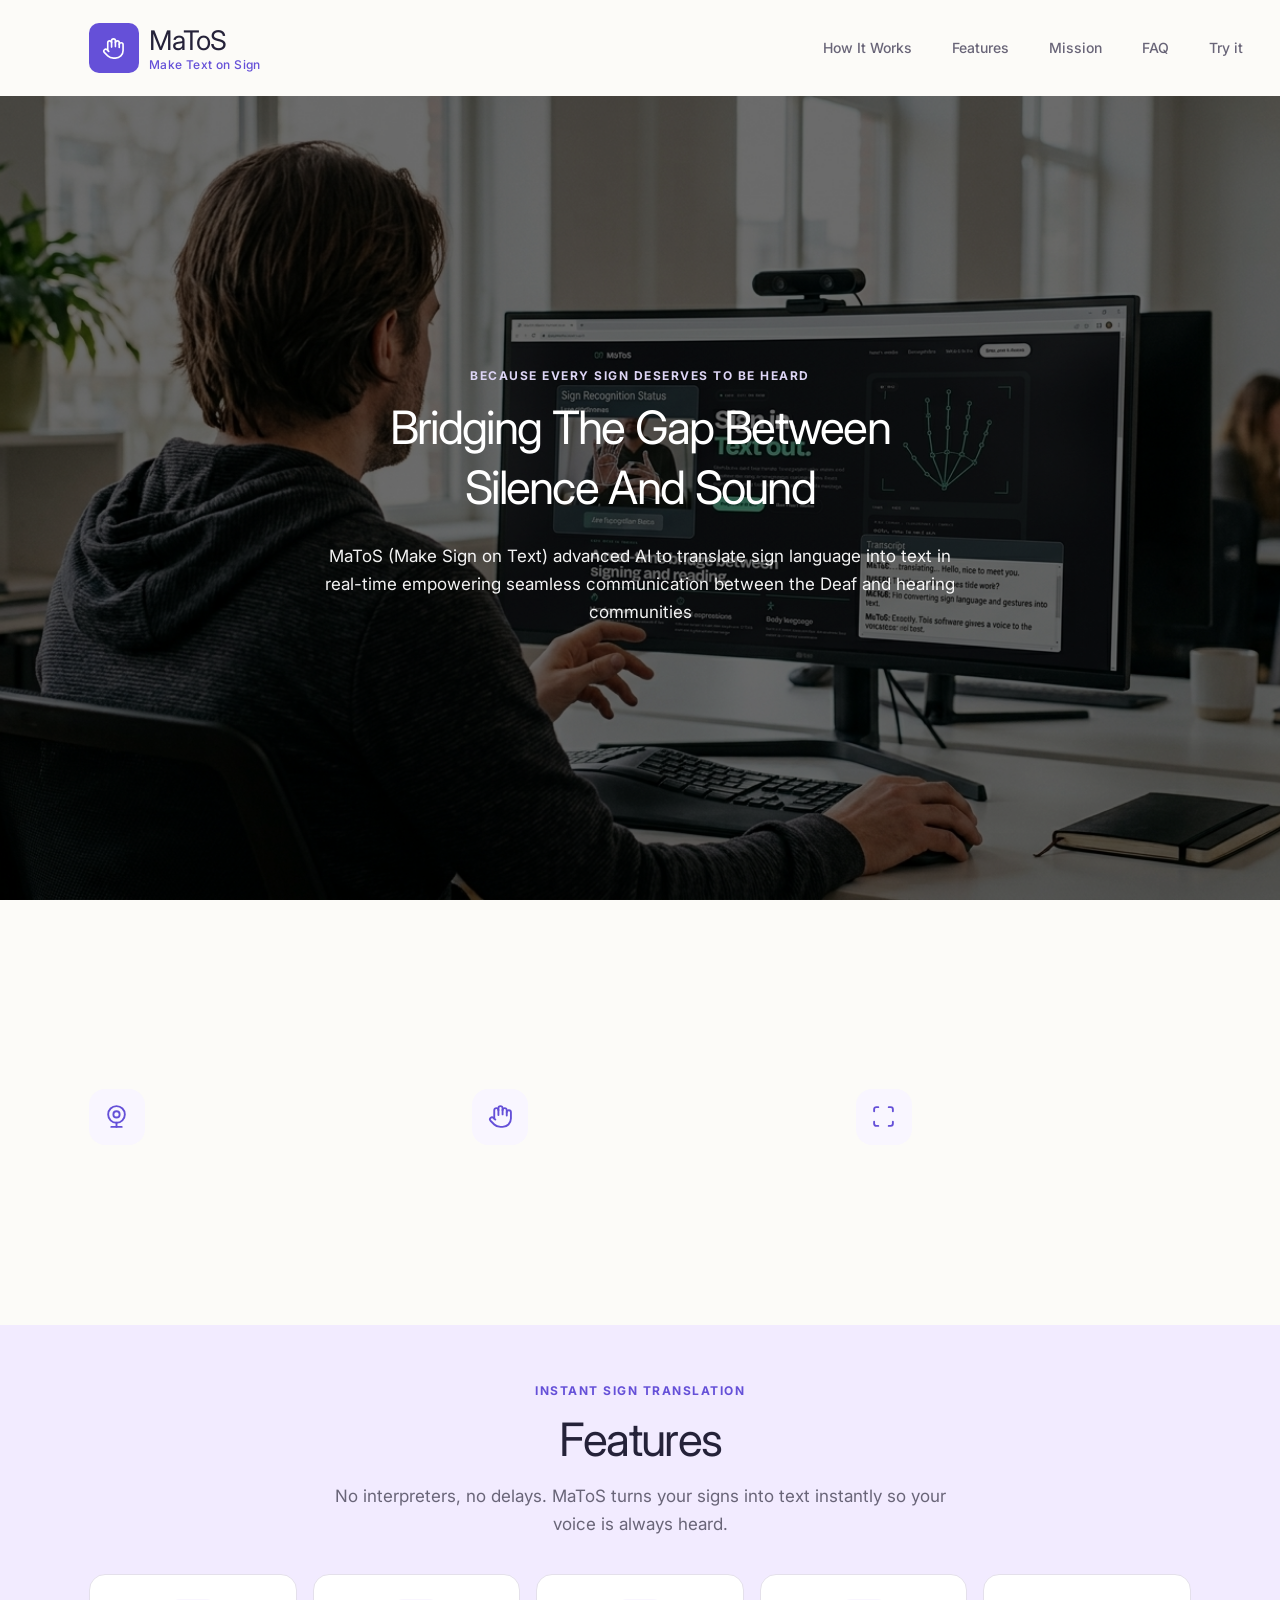
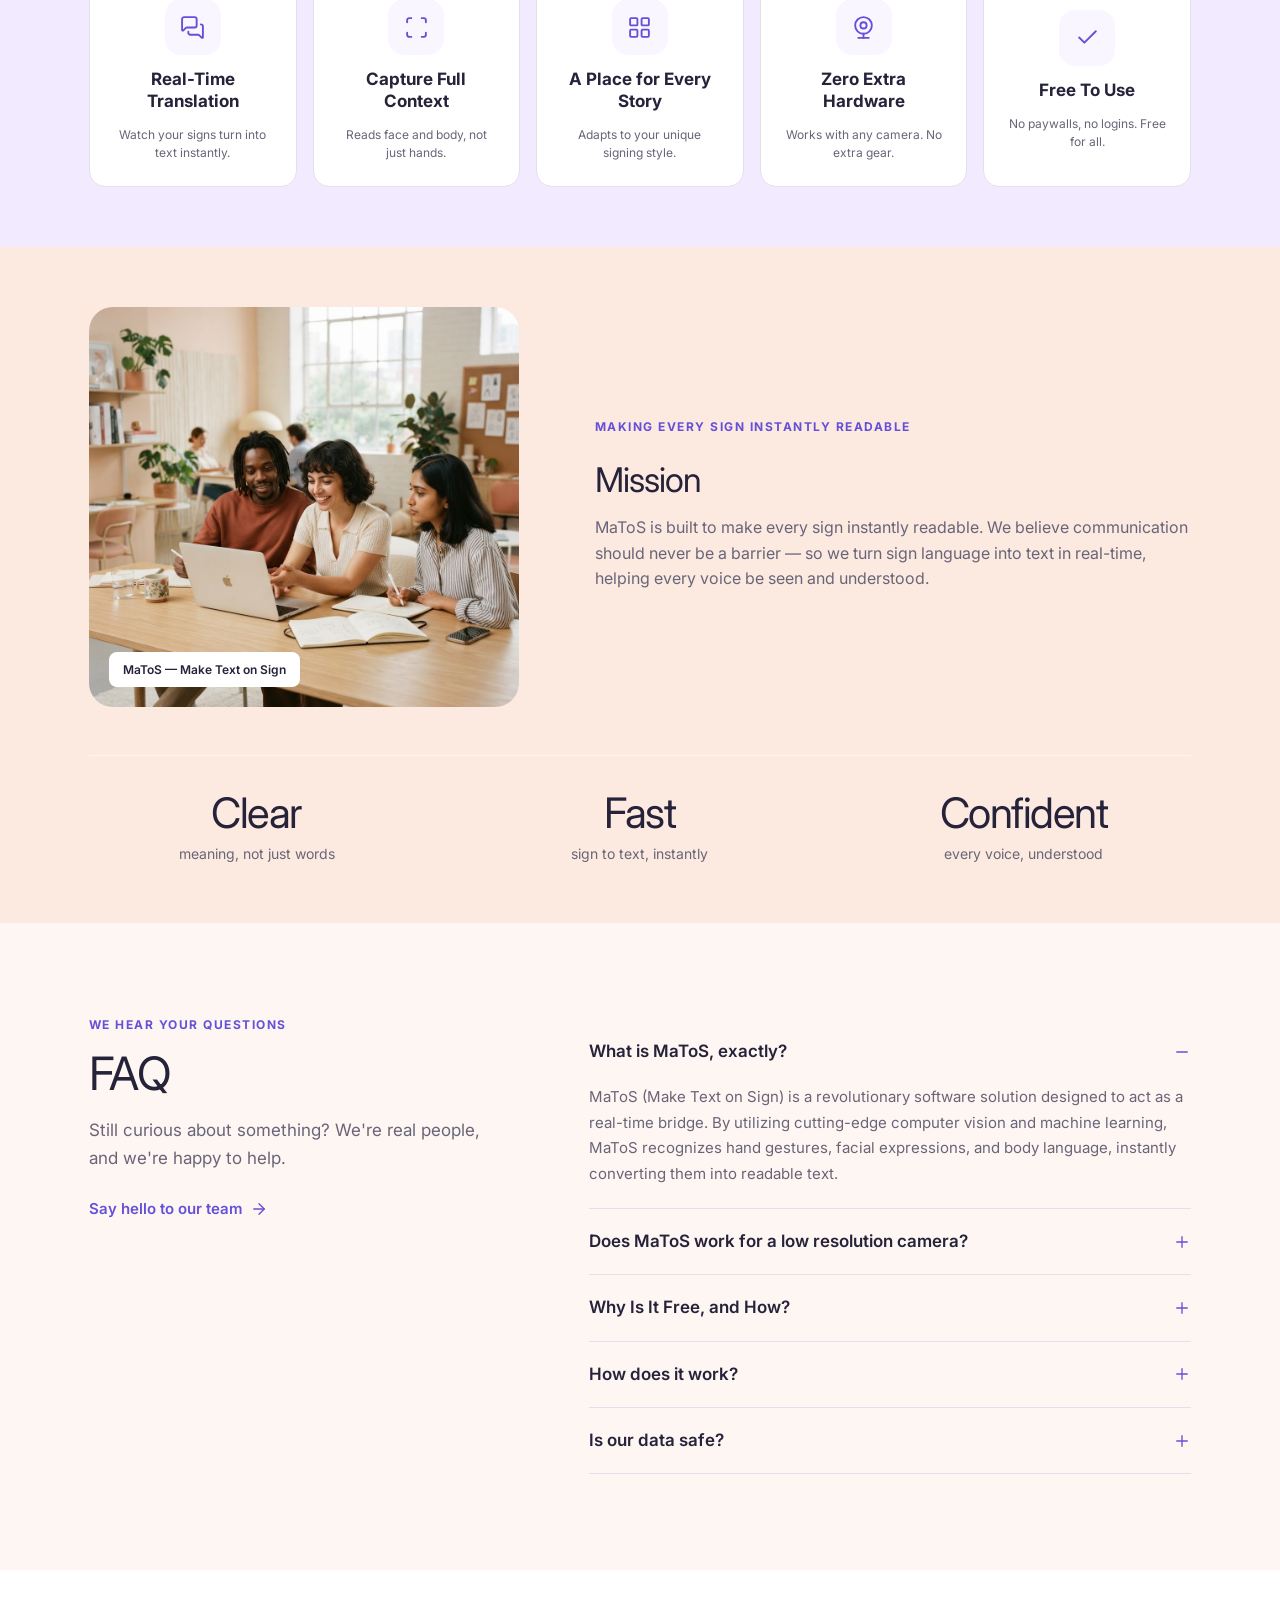
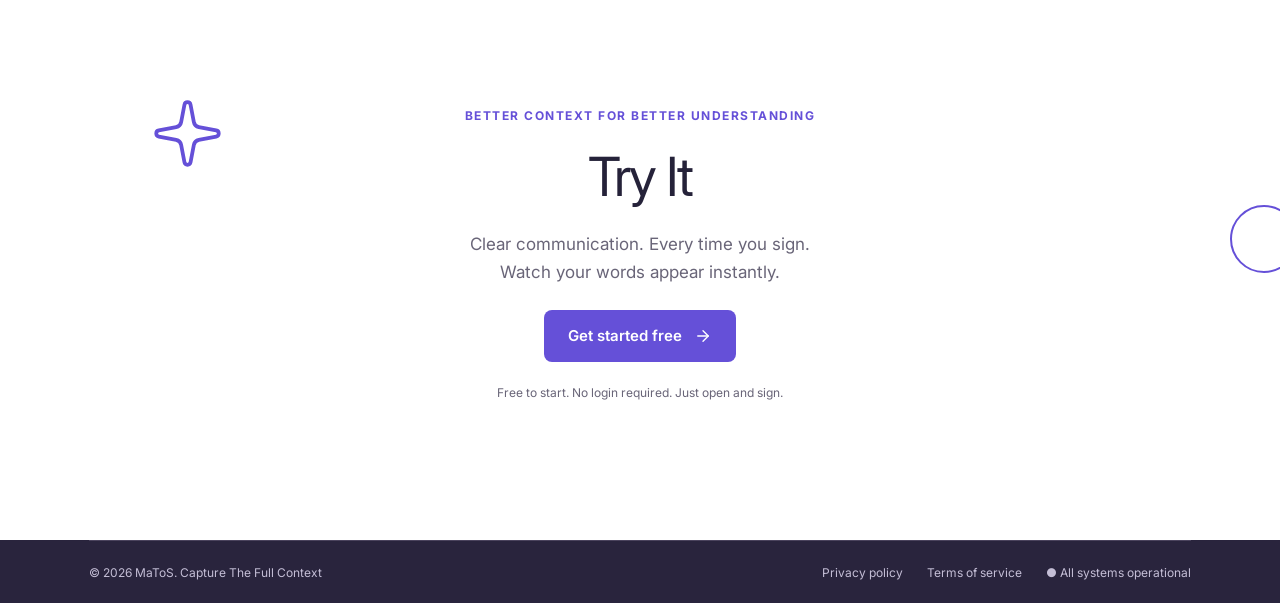
<file: server/frontend/index.html>
<!DOCTYPE html>
<html lang="en">

<head>
  <meta charset="utf-8">
  <meta name="viewport" content="width=device-width, initial-scale=1">
  <title>MaToS — Make Text on Sign</title>
  <meta name="description"
    content="MaToS uses AI to translate sign language into text in real time, bridging the Deaf and hearing communities.">
  <meta name="theme-color" content="#6550d8">
  <link rel="icon" type="image/svg+xml" href="image/logo.svg">

  <link rel="preconnect" href="https://fonts.googleapis.com">
  <link rel="preconnect" href="https://fonts.gstatic.com" crossorigin>
  <link href="https://fonts.googleapis.com/css2?family=Inter:wght@400;500;600;700&display=swap" rel="stylesheet">

  <link rel="stylesheet" href="css/base.css">
  <link rel="stylesheet" href="css/landing.css">
</head>

<body>

  <!-- Navigation -->
  <header class="site-nav" id="top">
    <div class="site-nav__inner">
      <a class="brand" href="#hero" aria-label="MaToS home">
        <span class="brand__mark"><i data-icon="hand"></i></span>
        <span class="brand__text">
          <span class="brand__name">MaToS</span>
          <span class="brand__tag">Make Text on Sign</span>
        </span>
      </a>

      <button class="site-nav__toggle" type="button" aria-label="Toggle menu" aria-expanded="false"
        aria-controls="site-links">
        <i data-icon="menu"></i>
      </button>

      <nav class="site-nav__links" id="site-links" aria-label="Primary">
        <a class="site-nav__link" href="#how-it-works">How It Works</a>
        <a class="site-nav__link" href="#features">Features</a>
        <a class="site-nav__link" href="#mission">Mission</a>
        <a class="site-nav__link" href="#faq">FAQ</a>
        <a class="site-nav__link" href="#try">Try it</a>
      </nav>
    </div>
  </header>

  <main>
    <!-- Hero / product benefits -->
    <section class="hero" aria-labelledby="hero-title" id="hero">
      <div class="container hero__inner">
        <div class="hero__intro">
          <p class="eyebrow">Because every sign deserves to be heard</p>
          <h1 class="hero__title" id="hero-title">Bridging The Gap Between<br>Silence And Sound</h1>
          <p class="hero__lead">MaToS (Make Sign on Text) advanced AI to translate sign language into text in real-time
            empowering seamless communication between the Deaf and hearing communities</p>
        </div>

      </div>
    </section>

    <!-- How it works -->
    <section class="how" id="how-it-works" aria-labelledby="how-title">
      <div class="container how__inner">
        <div class="section-intro">
          <p class="eyebrow">sign in, text out</p>
          <h2 class="section-title" id="how-title">How It Works ?</h2>
        </div>

        <ol class="steps">
          <li class="step">
            <span class="step__badge"><i data-icon="webcam"></i></span>
            <h3 class="step__title">Set up your view</h3>
            <p class="step__text">Open MaToS and let the camera see you. It adapts to your unique style.</p>
          </li>
          <li class="step">
            <span class="step__badge"><i data-icon="hand"></i></span>
            <h3 class="step__title">Find your natural flow</h3>
            <p class="step__text">Sign naturally. MaToS converts your hand movements into readable text instantly.</p>
          </li>
          <li class="step">
            <span class="step__badge"><i data-icon="scan"></i></span>
            <h3 class="step__title">Capture the full context</h3>
            <p class="step__text">Hands aren't the whole story. MaToS reads your face and body to translate meaning.</p>
          </li>
        </ol>
      </div>
    </section>

    <!-- Features -->
    <section class="features" id="features" aria-labelledby="features-title">
      <div class="container features__inner">
        <div class="section-intro section-intro--center features__intro">
          <p class="eyebrow">Instant sign translation</p>
          <h2 class="section-title" id="features-title">Features</h2>
          <p class="section-lead">No interpreters, no delays. MaToS turns your signs into text instantly so your voice
            is always heard.</p>
        </div>

        <ul class="feature-tiles">
          <li class="tile">
            <span class="step__badge"><i data-icon="messages-square"></i></span>
            <h3 class="tile__title">Real-Time Translation</h3>
            <p class="tile__text">Watch your signs turn into text instantly.</p>
          </li>
          <li class="tile">
            <span class="step__badge"><i data-icon="scan"></i></span>
            <h3 class="tile__title">Capture Full Context</h3>
            <p class="tile__text">Reads face and body, not just hands.</p>
          </li>
          <li class="tile">
            <span class="step__badge"><i data-icon="layout-grid"></i></span>
            <h3 class="tile__title">A Place for Every Story</h3>
            <p class="tile__text">Adapts to your unique signing style.</p>
          </li>
          <li class="tile">
            <span class="step__badge"><i data-icon="webcam"></i></span>
            <h3 class="tile__title">Zero Extra Hardware</h3>
            <p class="tile__text">Works with any camera. No extra gear.</p>
          </li>
          <li class="tile">
            <span class="step__badge"><i data-icon="check"></i></span>
            <h3 class="tile__title">Free To Use</h3>
            <p class="tile__text">No paywalls, no logins. Free for all.</p>
          </li>
        </ul>
      </div>
    </section>

    <!-- Mission -->
    <section class="mission" id="mission" aria-labelledby="mission-title">
      <div class="container mission__inner">
        <div class="mission__content">
          <figure class="mission__visual">
            <img src="image/mission.jpg" alt="Three colleagues smiling and working together at a laptop" width="430"
              height="400" loading="lazy">
            <figcaption class="mission__caption">MaToS — Make Text on Sign</figcaption>
          </figure>

          <div class="mission__copy">
            <p class="eyebrow">Making every sign instantly readable</p>
            <div>
              <h2 class="mission__headline" id="mission-title">Mission</h2>
              <p class="mission__body">MaToS is built to make every sign instantly readable. We believe communication
                should never be a barrier — so we turn sign language into text in real-time, helping every voice be seen
                and understood.</p>
            </div>
          </div>
        </div>

        <ul class="pillars">
          <li class="pillar"><span class="pillar__value">Clear</span><span class="pillar__label">meaning, not just
              words</span></li>
          <li class="pillar"><span class="pillar__value">Fast</span><span class="pillar__label">sign to text,
              instantly</span></li>
          <li class="pillar"><span class="pillar__value">Confident</span><span class="pillar__label">every voice,
              understood</span></li>
        </ul>
      </div>
    </section>

    <!-- FAQ -->
    <section class="faq" id="faq" aria-labelledby="faq-title">
      <div class="container faq__inner">
        <div class="faq__intro">
          <div class="section-intro">
            <p class="eyebrow">we hear your questions</p>
            <h2 class="section-title" id="faq-title">FAQ</h2>
            <p class="section-lead">Still curious about something? We're real people, and we're happy to help.</p>
          </div>
          <a class="faq__link" href="#contact">Say hello to our team <i data-icon="arrow-right"></i></a>
        </div>

        <div class="faq__list">
          <div class="faq-item is-open">
            <h3><button class="faq-item__q" type="button" aria-expanded="true" aria-controls="faq-a1" id="faq-q1">
                What is MaToS, exactly? <i class="icon--minus" data-icon="minus"></i><i class="icon--plus"
                  data-icon="plus"></i>
              </button></h3>
            <div class="faq-item__a" id="faq-a1" role="region" aria-labelledby="faq-q1">
              <div>
                <p>MaToS (Make Text on Sign) is a revolutionary software solution designed to act as a real-time bridge.
                  By utilizing cutting-edge computer vision and machine learning, MaToS recognizes hand gestures, facial
                  expressions, and body language, instantly converting them into readable text.</p>
              </div>
            </div>
          </div>

          <div class="faq-item">
            <h3><button class="faq-item__q" type="button" aria-expanded="false" aria-controls="faq-a2" id="faq-q2">
                Does MaToS work for a low resolution camera? <i class="icon--minus" data-icon="minus"></i><i
                  class="icon--plus" data-icon="plus"></i>
              </button></h3>
            <div class="faq-item__a" id="faq-a2" role="region" aria-labelledby="faq-q2">
              <div>
                <p>MaToS is designed to work with the camera you already have, with no extra hardware. Clearer video
                  still gives clearer results, so good lighting and keeping your hands, face and upper body in frame
                  will help most.</p>
              </div>
            </div>
          </div>

          <div class="faq-item">
            <h3><button class="faq-item__q" type="button" aria-expanded="false" aria-controls="faq-a3" id="faq-q3">
                Why Is It Free, and How? <i class="icon--minus" data-icon="minus"></i><i class="icon--plus"
                  data-icon="plus"></i>
              </button></h3>
            <div class="faq-item__a" id="faq-a3" role="region" aria-labelledby="faq-q3">
              <div>
                <p>We believe communication should never be a barrier, so MaToS is free to start with no paywalls and no
                  login required.</p>
              </div>
            </div>
          </div>

          <div class="faq-item">
            <h3><button class="faq-item__q" type="button" aria-expanded="false" aria-controls="faq-a4" id="faq-q4">
                How does it work? <i class="icon--minus" data-icon="minus"></i><i class="icon--plus"
                  data-icon="plus"></i>
              </button></h3>
            <div class="faq-item__a" id="faq-a4" role="region" aria-labelledby="faq-q4">
              <div>
                <p>Open MaToS, start your camera and sign naturally. Computer vision reads your hands, face and body,
                  and your translation appears as text as you go.</p>
              </div>
            </div>
          </div>

          <div class="faq-item">
            <h3><button class="faq-item__q" type="button" aria-expanded="false" aria-controls="faq-a5" id="faq-q5">
                Is our data safe? <i class="icon--minus" data-icon="minus"></i><i class="icon--plus"
                  data-icon="plus"></i>
              </button></h3>
            <div class="faq-item__a" id="faq-a5" role="region" aria-labelledby="faq-q5">
              <div>
                <p>Your camera stays off until you start it, and your browser always asks for permission first. You can
                  stop the camera at any time.</p>
              </div>
            </div>
          </div>
        </div>
      </div>
    </section>

    <!-- Get started -->
    <section class="cta" id="try" aria-labelledby="try-title">
      <div class="cta__deco" aria-hidden="true">
        <div class="cta__deco-wrap">
          <span class="cta__sparkle"><i data-icon="sparkle" data-stroke="1.2"></i></span>
          <span class="cta__circle"></span>
        </div>
      </div>
      <div class="cta__inner">
        <p class="eyebrow">Better context for better understanding</p>
        <h2 class="cta__title" id="try-title">Try It</h2>
        <p class="cta__lead">Clear communication. Every time you sign.<br>Watch your words appear instantly.</p>
        <a class="btn btn--primary" href="app.html">Get started free <i data-icon="arrow-right"></i></a>
        <p class="cta__note">Free to start. No login required. Just open and sign.</p>
      </div>
    </section>
  </main>

  <footer class="site-footer" id="contact">
    <div class="site-footer__row">
      <p>© 2026 MaToS. Capture The Full Context</p>
      <ul>
        <li><a href="#">Privacy policy</a></li>
        <li><a href="#">Terms of service</a></li>
        <li>● All systems operational</li>
      </ul>
    </div>
  </footer>

  <script src="js/icons.js"></script>
  <script src="js/landing.js"></script>
</body>

</html>
</file>
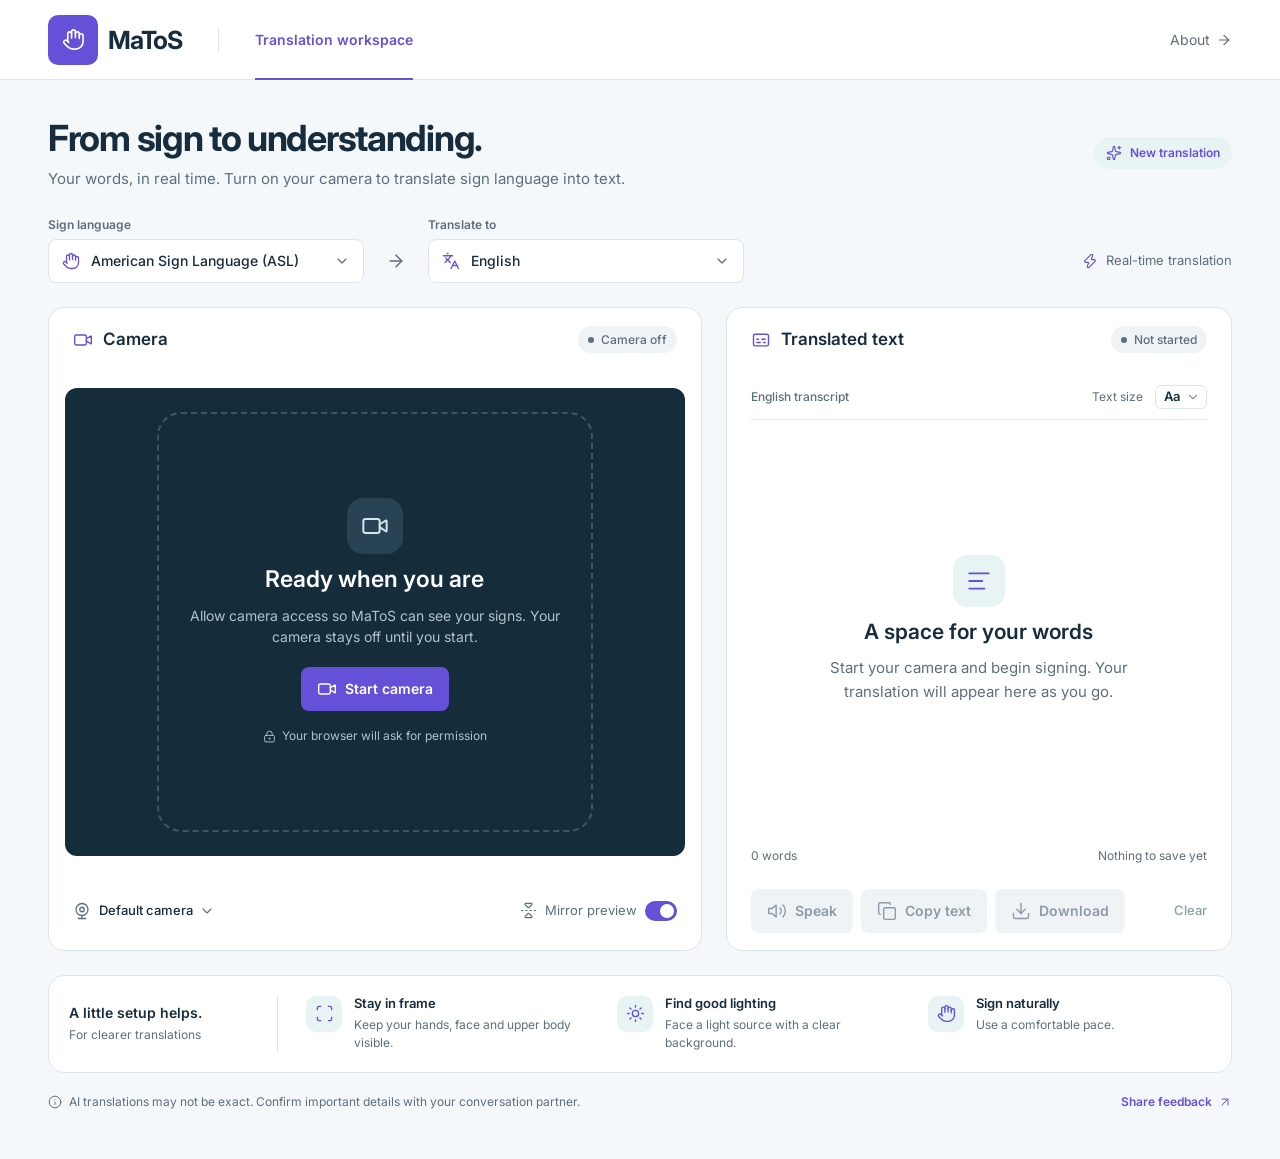
<file: server/frontend/app.html>
<!DOCTYPE html>
<html lang="en">
<head>
  <meta charset="utf-8">
  <meta name="viewport" content="width=device-width, initial-scale=1">
  <title>Translation workspace — MaToS</title>
  <meta name="description" content="Turn on your camera and translate sign language into text in real time.">
  <meta name="theme-color" content="#6550d8">
  <link rel="icon" type="image/svg+xml" href="image/logo.svg">

  <link rel="preconnect" href="https://fonts.googleapis.com">
  <link rel="preconnect" href="https://fonts.gstatic.com" crossorigin>
  <link href="https://fonts.googleapis.com/css2?family=Inter:wght@400;500;600;700&display=swap" rel="stylesheet">

  <link rel="stylesheet" href="css/base.css">
  <link rel="stylesheet" href="css/app.css">
</head>
<body class="app">

  <header class="app-nav">
    <div class="app-nav__left">
      <a class="brand" href="index.html" aria-label="MaToS home">
        <span class="brand__mark"><i data-icon="hand"></i></span>
        <span class="brand__name">MaToS</span>
      </a>
      <span class="app-nav__divider" aria-hidden="true"></span>
      <span class="app-nav__current" aria-current="page">Translation workspace</span>
    </div>
    <a class="app-nav__about" href="index.html">About <i data-icon="arrow-right"></i></a>
  </header>

  <main class="workspace">

    <!-- Setup -->
    <section class="workspace__setup" aria-labelledby="ws-title">
      <div class="workspace__intro">
        <div>
          <h1 class="workspace__title" id="ws-title">From sign to understanding.</h1>
          <p class="workspace__desc">Your words, in real time. Turn on your camera to translate sign language into text.</p>
        </div>
        <span class="pill"><i data-icon="sparkles"></i>New translation</span>
      </div>

      <div class="prefs">
        <label class="field">
          <span class="field__label">Sign language</span>
          <span class="select">
            <i class="select__icon" data-icon="hand"></i>
            <select id="sign-language">
              <option value="asl" selected>American Sign Language (ASL)</option>
              <option value="bsl">British Sign Language (BSL)</option>
              <option value="bisindo">Bahasa Isyarat Indonesia (BISINDO)</option>
            </select>
            <i class="select__chevron" data-icon="chevron-down"></i>
          </span>
        </label>

        <span class="prefs__arrow" aria-hidden="true"><i data-icon="arrow-right"></i></span>

        <label class="field">
          <span class="field__label">Translate to</span>
          <span class="select">
            <i class="select__icon" data-icon="languages"></i>
            <select id="target-language">
              <option value="English" selected>English</option>
              <option value="Bahasa Indonesia">Bahasa Indonesia</option>
            </select>
            <i class="select__chevron" data-icon="chevron-down"></i>
          </span>
        </label>

        <p class="prefs__mode"><i data-icon="zap"></i>Real-time translation</p>
      </div>
    </section>

    <!-- Camera + transcript -->
    <section class="panels" aria-label="Translation">
      <article class="panel camera">
        <div class="panel__head">
          <h2 class="panel__title"><i data-icon="video"></i>Camera</h2>
          <span class="status" id="camera-status"><span class="status__dot"></span><span id="camera-status-label">Camera off</span></span>
        </div>

        <div class="camera__inset">
          <div class="camera__stage" id="camera-stage">
            <video class="camera__video is-mirrored" id="camera-video" autoplay playsinline muted></video>
            <canvas class="camera__landmarks" id="camera-landmarks" aria-hidden="true"></canvas>
            <span class="camera__tracking" id="camera-tracking" aria-live="polite">Show your hands</span>
            <button class="camera__stop" id="camera-stop" type="button"><i data-icon="video"></i>Stop camera</button>

            <div class="camera__idle">
              <span class="camera__guide" aria-hidden="true"></span>
              <span class="camera__symbol"><i data-icon="video"></i></span>
              <h3 class="camera__heading">Ready when you are</h3>
              <p class="camera__explain">Allow camera access so MaToS can see your signs. Your camera stays off until you start.</p>
              <button class="camera__start" id="camera-start" type="button"><i data-icon="video"></i>Start camera</button>
              <p class="camera__note" id="camera-note"><i data-icon="lock-keyhole"></i><span>Your browser will ask for permission</span></p>
            </div>
          </div>
        </div>

        <div class="panel__foot camera__controls">
          <label class="device">
            <i data-icon="webcam"></i>
            <select id="camera-device" aria-label="Camera device">
              <option value="">Default camera</option>
            </select>
            <i class="device__chevron" data-icon="chevron-down"></i>
          </label>

          <label class="switch-row">
            <i data-icon="flip-horizontal-2"></i>
            <span>Mirror preview</span>
            <span class="switch">
              <input type="checkbox" id="mirror-toggle" role="switch" checked>
              <span class="switch__track"></span><span class="switch__thumb"></span>
            </span>
          </label>

        </div>
      </article>

      <article class="panel transcript-panel" id="transcript" data-size="md">
        <div class="panel__head">
          <h2 class="panel__title"><i data-icon="captions"></i>Translated text</h2>
          <span class="status" id="text-status"><span class="status__dot"></span><span id="text-status-label">Not started</span></span>
        </div>

        <div class="transcript">
          <div class="transcript__prefs">
            <span class="transcript__lang" id="transcript-lang">English transcript</span>
            <label class="size">
              <span>Text size</span>
              <span class="size__select">
                <select id="text-size" aria-label="Text size">
                  <option value="sm">A</option>
                  <option value="md" selected>Aa</option>
                  <option value="lg">AA</option>
                </select>
                <i data-icon="chevron-down"></i>
              </span>
            </label>
          </div>

          <div class="transcript__body" aria-live="polite">
            <div class="empty" id="empty-state">
              <span class="empty__symbol"><i data-icon="text"></i></span>
              <h3 class="empty__title">A space for your words</h3>
              <p class="empty__text">Start your camera and begin signing. Your translation will appear here as you go.</p>
            </div>
            <p class="transcript__text" id="transcript-text"></p>
          </div>

          <div class="transcript__meta">
            <span id="word-count">0 words</span>
            <span id="save-state">Nothing to save yet</span>
          </div>
        </div>

        <div class="panel__foot">
          <div class="actions">
            <button class="action" id="speak-btn" type="button" disabled><i data-icon="volume-2"></i><span>Speak</span></button>
            <button class="action" id="copy-btn" type="button" disabled><i data-icon="copy"></i><span>Copy text</span></button>
            <button class="action" id="download-btn" type="button" disabled><i data-icon="download"></i><span>Download</span></button>
          </div>
          <button class="action action--link" id="clear-btn" type="button" disabled>Clear</button>
        </div>
      </article>
    </section>

    <!-- Guidance -->
    <section class="workspace__guidance" aria-label="Tips">
      <div class="guidance">
        <div class="guidance__intro">
          <h2 class="guidance__heading">A little setup helps.</h2>
          <p class="guidance__sub">For clearer translations</p>
        </div>
        <span class="guidance__divider" aria-hidden="true"></span>
        <div class="tips">
          <div class="tip">
            <span class="tip__symbol"><i data-icon="scan"></i></span>
            <div><h3 class="tip__title">Stay in frame</h3><p class="tip__text">Keep your hands, face and upper body visible.</p></div>
          </div>
          <div class="tip">
            <span class="tip__symbol"><i data-icon="sun"></i></span>
            <div><h3 class="tip__title">Find good lighting</h3><p class="tip__text">Face a light source with a clear background.</p></div>
          </div>
          <div class="tip">
            <span class="tip__symbol"><i data-icon="hand"></i></span>
            <div><h3 class="tip__title">Sign naturally</h3><p class="tip__text">Use a comfortable pace.</p></div>
          </div>
        </div>
      </div>

      <div class="workspace__foot">
        <p class="note"><i data-icon="info"></i>AI translations may not be exact. Confirm important details with your conversation partner.</p>
        <a class="feedback" href="#">Share feedback <i data-icon="arrow-up-right"></i></a>
      </div>
    </section>
  </main>

  <script src="js/icons.js"></script>
  <script type="module" src="js/app.js"></script>
</body>
</html>
</file>
<file: server/frontend/css/base.css>
/* ==========================================================================
   MaToS — base styles: tokens, reset, shared components
   ========================================================================== */

:root {
  /* Brand */
  --purple: #6550d8;
  --purple-600: #5640c8;
  --purple-100: #eeeafa;
  --purple-50: #f9f6ff;
  --purple-200: #f2ebff;
  --purple-300: #ddd5f5;

  /* Landing neutrals */
  --ink: #252239;
  --muted: #696578;
  --line: #e4e0eb;
  --cream: #fcfbf8;
  --peach: #fceae0;
  --peach-50: #fef6f2;
  --mint: #e7f3eb;
  --footer: #29243d;
  --footer-text: #c4bed6;
  --footer-line: #4a435d;

  /* Workspace neutrals */
  --app-bg: #f5f8fa;
  --app-ink: #172c3c;
  --app-muted: #5d6f7c;
  --app-line: #dce5ea;
  --app-chip: #eff3f5;
  --app-disabled: #8c9ba5;
  --app-teal-50: #e8f3f3;
  --app-dark: #152c3b;

  --font: "Inter", system-ui, -apple-system, "Segoe UI", Roboto, "Helvetica Neue", Arial, sans-serif;

  --container: 1240px;
  --gutter: clamp(20px, 6.95vw, 100px);
}

*,
*::before,
*::after { box-sizing: border-box; }

html { scroll-behavior: smooth; -webkit-text-size-adjust: 100%; }

body {
  margin: 0;
  font-family: var(--font);
  font-size: 16px;
  line-height: 1.5;
  color: var(--ink);
  background: var(--cream);
  -webkit-font-smoothing: antialiased;
  text-rendering: optimizeLegibility;
}

h1, h2, h3, h4, p, ul, ol, figure { margin: 0; padding: 0; }
ul, ol { list-style: none; }
img { display: block; max-width: 100%; }
a { color: inherit; text-decoration: none; }
button { font: inherit; color: inherit; cursor: pointer; border: 0; background: none; padding: 0; }
select { font: inherit; }

:focus-visible { outline: 2px solid var(--purple); outline-offset: 3px; border-radius: 4px; }

.sr-only {
  position: absolute; width: 1px; height: 1px; margin: -1px; padding: 0;
  overflow: hidden; clip: rect(0 0 0 0); white-space: nowrap; border: 0;
}

.icon { display: inline-block; flex: none; vertical-align: middle; width: 1em; height: 1em; }

.container { width: 100%; max-width: calc(var(--container) + var(--gutter) * 2); margin-inline: auto; padding-inline: var(--gutter); }

/* ---- Brand lockup ---- */
.brand { display: inline-flex; align-items: center; gap: 10px; }
.brand__mark {
  display: grid; place-items: center; width: 50px; height: 50px; flex: none;
  border-radius: 10px; background: var(--purple); color: #fff; font-size: 23px;
}
.brand__mark .icon { stroke-width: 1.7; }
.brand__text { display: flex; flex-direction: column; gap: 2px; }
.brand__name { font-size: 27px; line-height: 1.2; letter-spacing: -1px; color: var(--ink); }
.brand__tag { font-size: 12px; font-weight: 500; line-height: 1; letter-spacing: .4px; color: var(--purple); }

/* ---- Buttons ---- */
.btn {
  display: inline-flex; align-items: center; justify-content: center; gap: 12px;
  height: 52px; padding: 0 24px; border-radius: 8px;
  font-size: 15px; font-weight: 600; line-height: 1;
  transition: background-color .2s, transform .2s, box-shadow .2s;
}
.btn--primary { background: var(--purple); color: #fff; }
.btn--primary:hover { background: var(--purple-600); box-shadow: 0 8px 20px rgba(101, 80, 216, .28); transform: translateY(-1px); }
.btn .icon { font-size: 18px; stroke-width: 1.8; transition: transform .2s; }
.btn:hover .icon { transform: translateX(3px); }

@media (prefers-reduced-motion: reduce) {
  html { scroll-behavior: auto; }
  *, *::before, *::after { transition-duration: .01ms !important; animation-duration: .01ms !important; }
}
</file>
<file: server/frontend/css/landing.css>
/* ==========================================================================
   MaToS — landing page (index.html)
   Built from the 1440px Figma frame; fluid below that.
   ========================================================================== */

/* ---- Navigation ---- */
.site-nav {
  position: sticky; top: 0; z-index: 50;
  height: 96px; background: var(--cream);
}
.site-nav__inner {
  height: 100%; display: flex; align-items: center; justify-content: space-between;
  padding-left: var(--gutter); padding-right: 17px;
}
.site-nav__links { display: flex; align-items: stretch; height: 100%; }
.site-nav__link {
  display: flex; align-items: center; padding: 0 20px;
  font-size: 14px; font-weight: 500; line-height: 1; color: var(--muted);
  transition: color .2s, background-color .2s;
}
.site-nav__link:hover { color: var(--purple); }
.site-nav__link.is-active { background: var(--purple); color: #fff; }
.site-nav__toggle { display: none; width: 44px; height: 44px; place-items: center; border-radius: 8px; font-size: 24px; color: var(--ink); }

/* ---- Shared section heading ---- */
.eyebrow { font-size: 12px; font-weight: 700; line-height: 1; letter-spacing: 1.5px; text-transform: uppercase; color: var(--purple); }
.section-title { font-size: 46px; font-weight: 400; line-height: 1.15; letter-spacing: -1.7px; color: var(--ink); }
.section-lead { font-size: 17px; line-height: 1.65; color: var(--muted); }
.section-intro { display: flex; flex-direction: column; gap: 16px; }
.section-intro--center { align-items: center; text-align: center; }

section[id] { scroll-margin-top: 96px; }

/* ---- Hero / product benefits ---- */
.hero {
  position: relative; isolation: isolate; display: flex; align-items: center; color: #fff;
  padding-block: 72px; min-height: calc(100vh - 96px); min-height: calc(100svh - 96px);
  background: #1b1a1f url("../image/hero-bg.jpg") center / cover no-repeat;
}
.hero::before { content: ""; position: absolute; inset: 0; z-index: -1; background: rgba(0, 0, 0, .58); }
.hero__inner { display: flex; flex-direction: column; gap: 48px; }
.hero__intro { display: flex; flex-direction: column; align-items: center; justify-content: center; text-align: center; gap: 16px; }
.hero__intro .eyebrow { color: var(--purple-300); }
.hero__title { max-width: 850px; font-size: 46px; font-weight: 400; line-height: 1.3; letter-spacing: -1.7px; margin-bottom: 8px; }
.hero__lead { max-width: 650px; font-size: 17px; line-height: 1.65; color: rgba(255, 255, 255, .95); }
.hero__intro > * { animation: hero-text-in .7s cubic-bezier(.2, .7, .2, 1) both; }
.hero__intro > :nth-child(2) { animation-delay: .14s; }
.hero__intro > :nth-child(3) { animation-delay: .28s; }

@keyframes hero-text-in {
  from { opacity: 0; transform: translateY(18px); }
  to { opacity: 1; transform: translateY(0); }
}

@media (prefers-reduced-motion: reduce) {
  .hero__intro > * { animation: none; }
}

.section-reveal {
  opacity: 0;
  transition: opacity .65s ease, transform .65s cubic-bezier(.2, .7, .2, 1);
  transition-delay: var(--reveal-delay, 0ms);
}
.section-reveal--rise { transform: translateY(18px); }
.section-reveal--slide { transform: translateX(-16px); }
.section-reveal.is-visible { opacity: 1; transform: translate(0, 0); }

@media (prefers-reduced-motion: reduce) {
  .section-reveal { opacity: 1; transform: none; transition: none; }
}

.feature-cards { display: grid; grid-template-columns: repeat(3, 1fr); gap: 24px; }
.feature-card { display: flex; flex-direction: column; gap: 24px; padding: 24px; border-radius: 24px; color: var(--ink); }
.feature-card--lavender { background: var(--purple-100); }
.feature-card--peach { background: var(--peach); }
.feature-card--mint { background: var(--mint); }
.feature-card__preview {
  height: 180px; flex: none; padding: 18px; border-radius: 12px; overflow: hidden; background: #fff;
}
.feature-card__preview--photo { padding: 0; background: url("../image/signers-grid.jpg") center / cover no-repeat; }
.feature-card__body { display: flex; flex-direction: column; gap: 12px; }
.feature-card__icon { font-size: 24px; color: var(--purple); }
.feature-card__title { font-size: 23px; font-weight: 700; line-height: 1.2; letter-spacing: -.7px; }
.feature-card__text { font-size: 15px; line-height: 1.65; color: var(--muted); }

/* preview: comment */
.comment { display: flex; gap: 10px; }
.comment__avatar { display: grid; place-items: center; width: 30px; height: 30px; flex: none; border-radius: 50%; background: var(--peach); font-size: 10px; font-weight: 600; }
.comment__author { display: block; margin-bottom: 6px; font-size: 11px; font-weight: 700; line-height: 1.2; }
.comment__text { font-size: 12px; line-height: 1.5; color: var(--muted); }

/* preview: bars */
.bars { position: relative; height: 100%; }
.bars__track { height: 10px; border-radius: 20px; background: var(--purple-100); overflow: hidden; margin-top: 5px; }
.bars__fill { height: 100%; width: 78%; border-radius: 20px; background: var(--purple); }
.bars__cols { position: absolute; left: 0; right: 0; bottom: 0; height: 82px; display: flex; align-items: flex-end; gap: 8px; }
.bars__cols span { flex: 1; border-radius: 4px; background: var(--purple-300); }
.bars__cols span:last-child { background: var(--purple); }

/* ---- How it works ---- */
.how { padding-block: 60px; background: var(--cream); }
.how__inner { display: flex; flex-direction: column; gap: 48px; }
.steps { display: grid; grid-template-columns: repeat(3, 1fr); gap: 48px; }
.step { display: flex; flex-direction: column; gap: 20px; }
.step__badge { display: grid; place-items: center; width: 56px; height: 56px; border-radius: 16px; background: var(--purple-50); color: var(--purple); font-size: 25px; }
.step__title { font-size: 23px; font-weight: 700; line-height: 1.2; letter-spacing: -.6px; }
.step__text { font-size: 16px; line-height: 1.65; color: var(--muted); }

/* ---- Features strip ---- */
.features { padding-block: 60px; background: var(--purple-200); }
.features__inner { display: flex; flex-direction: column; gap: 36px; }
.features__intro { max-width: 650px; margin-inline: auto; }
.feature-tiles { display: grid; grid-template-columns: repeat(5, 1fr); gap: 16px; }
.tile {
  display: flex; flex-direction: column; align-items: center; justify-content: center; gap: 14px;
  min-height: 119px; padding: 24px; text-align: center;
  background: #fff; border: 1px solid var(--line); border-radius: 16px;
  transition: transform .2s, box-shadow .2s;
}
.tile:hover { transform: translateY(-3px); box-shadow: 0 12px 28px rgba(101, 80, 216, .12); }
.tile__title { font-size: 17px; font-weight: 700; line-height: 1.25; }
.tile__text { font-size: 12px; line-height: 1.5; color: var(--muted); }

/* ---- Mission ---- */
.mission { padding-block: 60px; background: var(--peach); }
.mission__inner { display: flex; flex-direction: column; gap: 48px; }
.mission__content { display: flex; align-items: center; gap: 76px; }
.mission__visual { position: relative; width: 430px; height: 400px; flex: none; border-radius: 24px; overflow: hidden; }
.mission__visual img { width: 100%; height: 100%; object-fit: cover; }
.mission__caption {
  position: absolute; left: 20px; bottom: 20px; padding: 10px 14px;
  border-radius: 8px; background: #fff; font-size: 12px; font-weight: 600; line-height: 1.25;
}
.mission__copy { display: flex; flex-direction: column; gap: 24px; flex: 1; min-width: 0; }
.mission__headline { font-size: 34px; font-weight: 400; line-height: 1.35; letter-spacing: -1px; margin-bottom: 12px; }
.mission__body { font-size: 16px; line-height: 1.6; color: var(--muted); }
.pillars { display: grid; grid-template-columns: repeat(3, 1fr); gap: 48px; padding-top: 32px; border-top: 1px solid var(--peach-50); }
.pillar { display: flex; flex-direction: column; align-items: center; gap: 8px; text-align: center; }
.pillar__value { font-size: 42px; line-height: 1.2; letter-spacing: -1.5px; }
.pillar__label { font-size: 14px; line-height: 1.2; color: var(--muted); }

/* ---- FAQ ---- */
.faq { padding-block: 96px; background: var(--peach-50); }
.faq__inner { display: flex; gap: 100px; align-items: flex-start; }
.faq__intro { display: flex; flex-direction: column; gap: 28px; width: 400px; flex: none; }
.faq__link { display: inline-flex; align-items: center; gap: 8px; font-size: 15px; font-weight: 600; line-height: 1.2; color: var(--purple); }
.faq__link .icon { font-size: 18px; transition: transform .2s; }
.faq__link:hover .icon { transform: translateX(4px); }
.faq__list { flex: 1; min-width: 0; }
.faq-item { border-bottom: 1px solid var(--line); }
.faq-item__q {
  width: 100%; display: flex; align-items: center; justify-content: space-between; gap: 20px;
  padding: 22px 0; text-align: left; font-size: 17px; font-weight: 600; line-height: 1.25; color: var(--ink);
}
.faq-item__q .icon { font-size: 18px; color: var(--purple); }
.faq-item__q .icon--minus { display: none; }
.faq-item.is-open .icon--plus { display: none; }
.faq-item.is-open .icon--minus { display: inline-block; }
.faq-item__a { display: grid; grid-template-rows: 0fr; transition: grid-template-rows .3s ease; }
.faq-item.is-open .faq-item__a { grid-template-rows: 1fr; }
.faq-item__a > div { overflow: hidden; }
.faq-item__a p { padding: 0 0 22px; font-size: 15px; line-height: 1.7; color: var(--muted); }

/* ---- Get started ---- */
.cta { position: relative; overflow: hidden; background: #fff; padding: 60px var(--gutter); }
.cta__inner { height: 400px; position: relative; display: flex; flex-direction: column; align-items: center; justify-content: center; gap: 24px; text-align: center; min-height: 450px; }
.cta__title { max-width: 830px; font-size: 54px; font-weight: 400; line-height: 1.13; letter-spacing: -2.2px; }
.cta__lead { max-width: 620px; font-size: 17px; line-height: 1.6; color: var(--muted); }
.cta__note { font-size: 12px; line-height: 1.2; color: var(--muted); }
.cta__sparkle { position: absolute; left: 150px; top: 100px; font-size: 75px; color: var(--purple); }
.cta__sparkle .icon { stroke-width: 1.2; }
.cta__circle { position: absolute; left: 1230px; top: 235px; width: 68px; height: 68px; border: 2px solid var(--purple); border-radius: 50%; }
.cta__deco { position: absolute; inset: 0; pointer-events: none; }
.cta__deco-wrap { position: absolute; inset: 0; max-width: 1440px; margin-inline: auto; }

/* ---- Footer ---- */
.site-footer { background: var(--footer); color: var(--footer-text); padding: 0 var(--gutter) 23px; }
.site-footer__row {
  max-width: var(--container); margin-inline: auto; padding-top: 24px;
  display: flex; flex-wrap: wrap; align-items: center; justify-content: space-between; gap: 12px 24px;
  border-top: 1px solid var(--footer-line); font-size: 12px; line-height: 1.25;
}
.site-footer__row ul { display: flex; flex-wrap: wrap; gap: 8px 24px; }
.site-footer a:hover { color: #fff; }

/* ==========================================================================
   Responsive
   ========================================================================== */
@media (max-width: 1100px) {
  .site-nav__toggle { display: grid; }
  .site-nav__inner { padding-right: var(--gutter); }
  .site-nav__links {
    position: absolute; top: 96px; left: 0; right: 0; height: auto; flex-direction: column;
    background: var(--cream); border-bottom: 1px solid var(--line);
    padding: 8px var(--gutter) 16px; display: none;
  }
  .site-nav.is-open .site-nav__links { display: flex; }
  .site-nav__link { height: 52px; padding: 0 12px; border-radius: 8px; }

  .feature-tiles { grid-template-columns: repeat(3, 1fr); }
  .faq__inner { gap: 48px; }
  .faq__intro { width: 320px; }
  .mission__content { gap: 40px; }
  .mission__visual { width: 380px; }
  .cta__sparkle, .cta__circle { display: none; }
}

@media (max-width: 860px) {
  .section-title, .hero__title { font-size: 36px; letter-spacing: -1.2px; }
  .hero { min-height: 0; padding-block: 64px; }
  .hero__intro { min-height: 0; }
  .feature-cards, .steps { grid-template-columns: 1fr; gap: 24px; }
  .how, .features, .mission, .faq { padding-block: 64px; }
  .feature-tiles { grid-template-columns: repeat(2, 1fr); }
  .mission__content { flex-direction: column; align-items: stretch; gap: 32px; }
  .mission__visual { width: 100%; height: auto; aspect-ratio: 430 / 400; max-height: 420px; }
  .pillars { grid-template-columns: 1fr; gap: 28px; }
  .faq__inner { flex-direction: column; }
  .faq__intro { width: 100%; }
  .faq__list { width: 100%; }
  .cta { padding-block: 64px; }
  .cta__title { font-size: 42px; letter-spacing: -1.6px; }
  .cta__inner { min-height: 0; }
}

@media (max-width: 520px) {
  .brand__name { font-size: 24px; }
  .feature-tiles { grid-template-columns: 1fr; }
  .mission__headline { font-size: 28px; }
}
</file>
<file: server/frontend/css/app.css>
/* ==========================================================================
   MaToS — translation workspace (app.html)
   Built from the 1440 × 1024 "Main app" frame.
   ========================================================================== */

body.app { background: var(--app-bg); color: var(--app-ink); min-height: 100vh; }

/* ---- Top bar ---- */
.app-nav {
  display: flex; align-items: center; justify-content: space-between;
  height: 80px; padding: 0 48px; background: #fff; border-bottom: 1px solid var(--app-line);
}
.app-nav__left { display: flex; align-items: center; gap: 36px; height: 100%; }
.app-nav .brand__name { font-size: 25px; font-weight: 700; line-height: 1.2; color: var(--app-ink); }
.app-nav__divider { width: 1px; height: 24px; background: var(--app-line); }
.app-nav__current {
  display: flex; align-items: center; height: 100%; font-size: 14px; font-weight: 600; color: var(--purple);
  border-bottom: 2px solid var(--purple); margin-bottom: -1px;
}
.app-nav__about { display: inline-flex; align-items: center; gap: 6px; font-size: 14px; color: var(--app-muted); transition: color .2s; }
.app-nav__about:hover { color: var(--purple); }
.app-nav__about .icon { font-size: 16px; }

/* ---- Workspace shell ---- */
.workspace { max-width: 1440px; margin-inline: auto; padding: 36px 48px 48px; display: flex; flex-direction: column; gap: 24px; }
.workspace__setup { display: flex; flex-direction: column; gap: 28px; }

.workspace__intro { display: flex; align-items: center; justify-content: space-between; gap: 24px; }
.workspace__title { font-size: 36px; font-weight: 700; line-height: 44px; letter-spacing: -1.3px; color: var(--app-ink); margin-bottom: 8px; }
.workspace__desc { font-size: 15px; line-height: 1.5; color: var(--app-muted); }
.pill {
  display: inline-flex; align-items: center; gap: 8px; height: 32px; padding: 0 12px; flex: none;
  border-radius: 999px; background: var(--app-teal-50); color: var(--purple); font-size: 12px; font-weight: 600; line-height: 1;
}
.pill .icon { font-size: 16px; stroke-width: 1.7; }

/* ---- Preferences row ---- */
.prefs { display: flex; align-items: flex-end; gap: 16px; }
.field { display: flex; flex-direction: column; gap: 8px; width: 316px; flex: none; }
.field__label { font-size: 12px; font-weight: 600; line-height: 1; color: var(--app-muted); }
.select { position: relative; display: block; }
.select > select {
  appearance: none; -webkit-appearance: none; width: 100%; height: 44px; padding: 0 40px 0 42px;
  border: 1px solid var(--app-line); border-radius: 8px; background: #fff; color: var(--app-ink);
  font-size: 14px; font-weight: 500; cursor: pointer; transition: border-color .2s, box-shadow .2s;
}
.select > select:hover { border-color: #c4d2da; }
.select > select:focus-visible { outline: none; border-color: var(--purple); box-shadow: 0 0 0 3px rgba(101, 80, 216, .18); }
.select__icon, .select__chevron { position: absolute; top: 50%; transform: translateY(-50%); pointer-events: none; }
.select__icon { left: 14px; font-size: 18px; color: var(--purple); stroke-width: 1.7; }
.select__chevron { right: 14px; font-size: 16px; color: var(--app-muted); }
.prefs__arrow { display: grid; place-items: center; width: 32px; height: 44px; flex: none; font-size: 20px; color: var(--app-muted); }
.prefs__mode { margin-left: auto; display: inline-flex; align-items: center; gap: 8px; height: 44px; font-size: 13px; color: var(--app-muted); }
.prefs__mode .icon { font-size: 16px; color: var(--purple); stroke-width: 1.7; }

/* ---- Panels ---- */
.panels { display: grid; grid-template-columns: 744fr 576fr; gap: 24px; }
.panel { display: flex; flex-direction: column; height: 644px; min-height: 492px; background: #fff; border: 1px solid var(--app-line); border-radius: 16px; overflow: hidden; }
.panel__head { display: flex; align-items: center; justify-content: space-between; height: 64px; padding: 0 24px; flex: none; }
.panel__title { display: inline-flex; align-items: center; gap: 10px; font-size: 17px; font-weight: 600; line-height: 1.25; }
.panel__title .icon { font-size: 20px; color: var(--purple); stroke-width: 1.7; }
.panel__foot { display: flex; align-items: center; justify-content: space-between; height: 78px; padding: 0 24px; flex: none; }

.status { display: inline-flex; align-items: center; gap: 7px; height: 27px; padding: 0 10px; border-radius: 999px; background: var(--app-chip); color: var(--app-muted); font-size: 12px; font-weight: 500; line-height: 1; white-space: nowrap; }
.status__dot { width: 6px; height: 6px; border-radius: 50%; background: currentColor; }
.status.is-live { background: #e6f5ec; color: #1f7a45; }
.status.is-live .status__dot { animation: pulse 1.6s ease-in-out infinite; }
.status.is-error { background: #fdecec; color: #b3261e; }
@keyframes pulse { 50% { opacity: .35; } }

/* ---- Camera ---- */
.camera__inset { padding: 16px; flex: 1; min-height: 0; display: flex; }
.camera__stage {
  position: relative; flex: 1; display: flex; flex-direction: column; align-items: center; justify-content: center; gap: 12px;
  border-radius: 12px; background: var(--app-dark); color: #fff; overflow: hidden; text-align: center; padding: 24px;
}
.camera__guide { position: absolute; inset: 24px 92px; border: 2px dashed #3d5666; border-radius: 24px; pointer-events: none; }
.camera__symbol { position: relative; display: grid; place-items: center; width: 56px; height: 56px; border-radius: 16px; background: #284353; color: #d5e6ee; font-size: 28px; }
.camera__symbol .icon { stroke-width: 1.7; }
.camera__heading { position: relative; font-size: 23px; font-weight: 600; line-height: 1.2; }
.camera__explain { position: relative; max-width: 392px; font-size: 14px; line-height: 1.5; color: #afc3ce; }
.camera__start {
  position: relative; display: inline-flex; align-items: center; gap: 8px; height: 44px; padding: 0 16px; margin-top: 8px;
  border-radius: 8px; background: var(--purple); color: #fff; font-size: 14px; font-weight: 600; line-height: 1;
  transition: background-color .2s, box-shadow .2s;
}
.camera__start:hover { background: var(--purple-600); box-shadow: 0 8px 20px rgba(101, 80, 216, .35); }
.camera__start:disabled { opacity: .7; cursor: wait; }
.camera__start .icon { font-size: 20px; stroke-width: 1.7; }
.camera__note { position: relative; display: inline-flex; align-items: center; gap: 6px; margin-top: 4px; font-size: 12px; color: #afc3ce; }
.camera__note .icon { font-size: 13px; stroke-width: 1.7; }
.camera__note.is-error { color: #ffb4ab; }

/* Keep camera frames and landmarks composited together to prevent overlay ghosting. */
.camera__video { position: fixed; left: -9999px; top: 0; width: 2px; height: 2px; pointer-events: none; }
.camera__landmarks {
  position: absolute; inset: 0; width: 100%; height: 100%;
  object-fit: contain; pointer-events: none; z-index: 1;
}
.camera__tracking {
  position: absolute; top: 16px; right: 16px; z-index: 2; display: none; padding: 7px 11px;
  border: 1px solid rgba(255, 255, 255, .2); border-radius: 999px; background: rgba(21, 44, 59, .9);
  color: #fff; font-size: 12px; font-weight: 600; line-height: 1;
}
.camera__stage.is-live .camera__tracking { display: inline-flex; }
.camera__stage.is-live .camera__idle { display: none; }
.camera__idle { display: contents; }
.camera__stop {
  position: absolute; left: 50%; bottom: 16px; transform: translateX(-50%); z-index: 2; display: none; align-items: center; gap: 8px;
  height: 40px; padding: 0 16px; border-radius: 8px; background: rgba(21, 44, 59, .9);
  color: #fff; font-size: 13px; font-weight: 600; transition: background-color .2s;
}
.camera__stop:hover { background: rgba(21, 44, 59, .96); }
.camera__stage.is-live .camera__stop { display: inline-flex; }

.camera__controls { border-top: 0; }
.device { position: relative; display: inline-flex; align-items: center; gap: 8px; color: var(--app-muted); }
.device > .icon { font-size: 18px; stroke-width: 1.7; }
.device select {
  appearance: none; -webkit-appearance: none; border: 0; background: transparent; cursor: pointer; max-width: 220px;
  padding: 0 22px 0 0; font-size: 13px; font-weight: 500; color: var(--app-ink); text-overflow: ellipsis;
}
.device select:focus-visible { outline: 2px solid var(--purple); outline-offset: 4px; border-radius: 4px; }
.device .device__chevron { position: absolute; right: 0; font-size: 16px; pointer-events: none; }

.switch-row { display: inline-flex; align-items: center; gap: 8px; font-size: 13px; color: var(--app-muted); cursor: pointer; user-select: none; }
.switch-row > .icon { font-size: 17px; stroke-width: 1.7; }
.switch { position: relative; width: 32px; height: 20px; flex: none; }
.switch input { position: absolute; inset: 0; opacity: 0; margin: 0; cursor: pointer; }
.switch__track { position: absolute; inset: 0; border-radius: 999px; background: #c5d1d8; transition: background-color .2s; }
.switch__thumb { position: absolute; top: 3px; left: 3px; width: 14px; height: 14px; border-radius: 50%; background: #fff; transition: transform .2s; }
.switch input:checked ~ .switch__track { background: var(--purple); }
.switch input:checked ~ .switch__thumb { transform: translateX(12px); }
.switch input:focus-visible ~ .switch__track { outline: 2px solid var(--purple); outline-offset: 2px; }

/* ---- Transcript ---- */
.transcript { display: flex; flex-direction: column; flex: 1; min-height: 0; padding: 4px 24px 0; }
.transcript__prefs { display: flex; align-items: center; justify-content: space-between; height: 44px; flex: none; border-bottom: 1px solid var(--app-line); font-size: 12px; color: var(--app-muted); }
.transcript__lang { font-weight: 500; }
.size { display: inline-flex; align-items: center; gap: 12px; }
.size__select { position: relative; display: inline-flex; align-items: center; height: 24px; border: 1px solid var(--app-line); border-radius: 6px; }
.size__select select {
  appearance: none; -webkit-appearance: none; height: 100%; padding: 0 24px 0 8px; border: 0; background: transparent;
  font-size: 13px; font-weight: 600; color: var(--app-ink); cursor: pointer;
}
.size__select .icon { position: absolute; right: 6px; font-size: 14px; pointer-events: none; }

.transcript__body { flex: 1; min-height: 0; display: flex; flex-direction: column; align-items: center; justify-content: center; gap: 12px; text-align: center; overflow-y: auto; padding: 16px 0; }
.empty__symbol { display: grid; place-items: center; width: 52px; height: 52px; border-radius: 14px; background: var(--app-teal-50); color: var(--purple); font-size: 26px; }
.empty__symbol .icon { stroke-width: 1.7; }
.empty__title { font-size: 21px; font-weight: 600; line-height: 1.2; }
.empty__text { max-width: 350px; font-size: 15px; line-height: 1.6; color: var(--app-muted); }
.transcript__text { display: none; width: 100%; align-self: stretch; text-align: left; font-size: 20px; line-height: 1.55; color: var(--app-ink); white-space: pre-wrap; overflow-wrap: anywhere; }
.transcript-panel[data-size="sm"] .transcript__text { font-size: 16px; }
.transcript-panel[data-size="lg"] .transcript__text { font-size: 26px; }
.transcript-panel.has-text .transcript__body { justify-content: flex-start; align-items: stretch; }
.transcript-panel.has-text .empty { display: none; }
.transcript-panel.has-text .transcript__text { display: block; }
.empty { display: flex; flex-direction: column; align-items: center; gap: 12px; }
.transcript__meta { display: flex; align-items: center; justify-content: space-between; height: 32px; flex: none; font-size: 12px; color: var(--app-muted); }

.actions { display: flex; flex-wrap: wrap; gap: 8px; }
.action {
  display: inline-flex; align-items: center; justify-content: center; gap: 8px; height: 44px; padding: 0 16px;
  border-radius: 8px; background: var(--app-chip); color: var(--app-ink); font-size: 14px; font-weight: 600; line-height: 1;
  transition: background-color .2s, color .2s;
}
.action .icon { font-size: 20px; stroke-width: 1.7; }
.action:hover:not(:disabled) { background: var(--app-teal-50); color: var(--purple); }
.action:disabled { color: var(--app-disabled); cursor: not-allowed; }
.action--link { height: auto; padding: 0; background: none; font-size: 13px; font-weight: 500; }
.action--link:hover:not(:disabled) { background: none; color: #b3261e; }

/* ---- Guidance ---- */
.workspace__guidance { display: flex; flex-direction: column; gap: 20px; }
.guidance { display: flex; align-items: center; gap: 28px; padding: 20px; background: #fff; border: 1px solid var(--app-line); border-radius: 16px; }
.guidance__intro { width: 180px; flex: none; }
.guidance__heading { font-size: 14px; font-weight: 600; line-height: 1.2; margin-bottom: 5px; }
.guidance__sub { font-size: 12px; line-height: 1.25; color: var(--app-muted); }
.guidance__divider { width: 1px; align-self: stretch; margin-block: 0; background: var(--app-line); flex: none; }
.tips { display: flex; flex: 1; gap: 28px; }
.tip { display: flex; align-items: flex-start; gap: 12px; flex: 1; min-width: 0; }
.tip__symbol { display: grid; place-items: center; width: 36px; height: 36px; flex: none; border-radius: 10px; background: var(--app-teal-50); color: var(--purple); font-size: 19px; }
.tip__symbol .icon { stroke-width: 1.7; }
.tip__title { font-size: 13px; font-weight: 600; line-height: 1.2; margin-bottom: 5px; }
.tip__text { font-size: 12px; line-height: 1.5; color: var(--app-muted); }

.workspace__foot { display: flex; align-items: center; justify-content: space-between; gap: 16px; font-size: 12px; color: var(--app-muted); }
.workspace__foot .note { display: inline-flex; align-items: center; gap: 7px; }
.workspace__foot .note .icon { font-size: 14px; stroke-width: 1.7; }
.feedback { display: inline-flex; align-items: center; gap: 6px; font-weight: 600; color: var(--purple); }
.feedback .icon { font-size: 14px; stroke-width: 1.7; }
.feedback:hover { text-decoration: underline; text-underline-offset: 3px; }

/* ==========================================================================
   Responsive
   ========================================================================== */
@media (max-width: 1100px) {
  .panels { grid-template-columns: 1fr; }
  .guidance { flex-wrap: wrap; }
  .guidance__divider { display: none; }
  .tips { flex-wrap: wrap; flex-basis: 100%; }
  .tip { flex: 1 1 260px; }
}

@media (max-width: 860px) {
  .app-nav { padding: 0 20px; }
  .app-nav__left { gap: 20px; }
  .app-nav__divider { display: none; }
  .workspace { padding: 24px 20px 40px; }
  .workspace__title { font-size: 28px; line-height: 1.2; }
  .workspace__intro { flex-direction: column; align-items: flex-start; }
  .prefs { flex-wrap: wrap; }
  .field { width: 100%; }
  .prefs__arrow { display: none; }
  .prefs__mode { margin-left: 0; }
  .camera__guide { inset: 24px; }
  .camera__controls { height: auto; padding: 16px 24px; flex-wrap: wrap; gap: 12px; }
  .workspace__foot { flex-direction: column; align-items: flex-start; }
}

@media (max-width: 520px) {
  .app-nav__current { display: none; }
  .panel__foot { height: auto; padding: 16px 24px; flex-wrap: wrap; gap: 12px; }
  .action { padding: 0 12px; }
}
</file>
